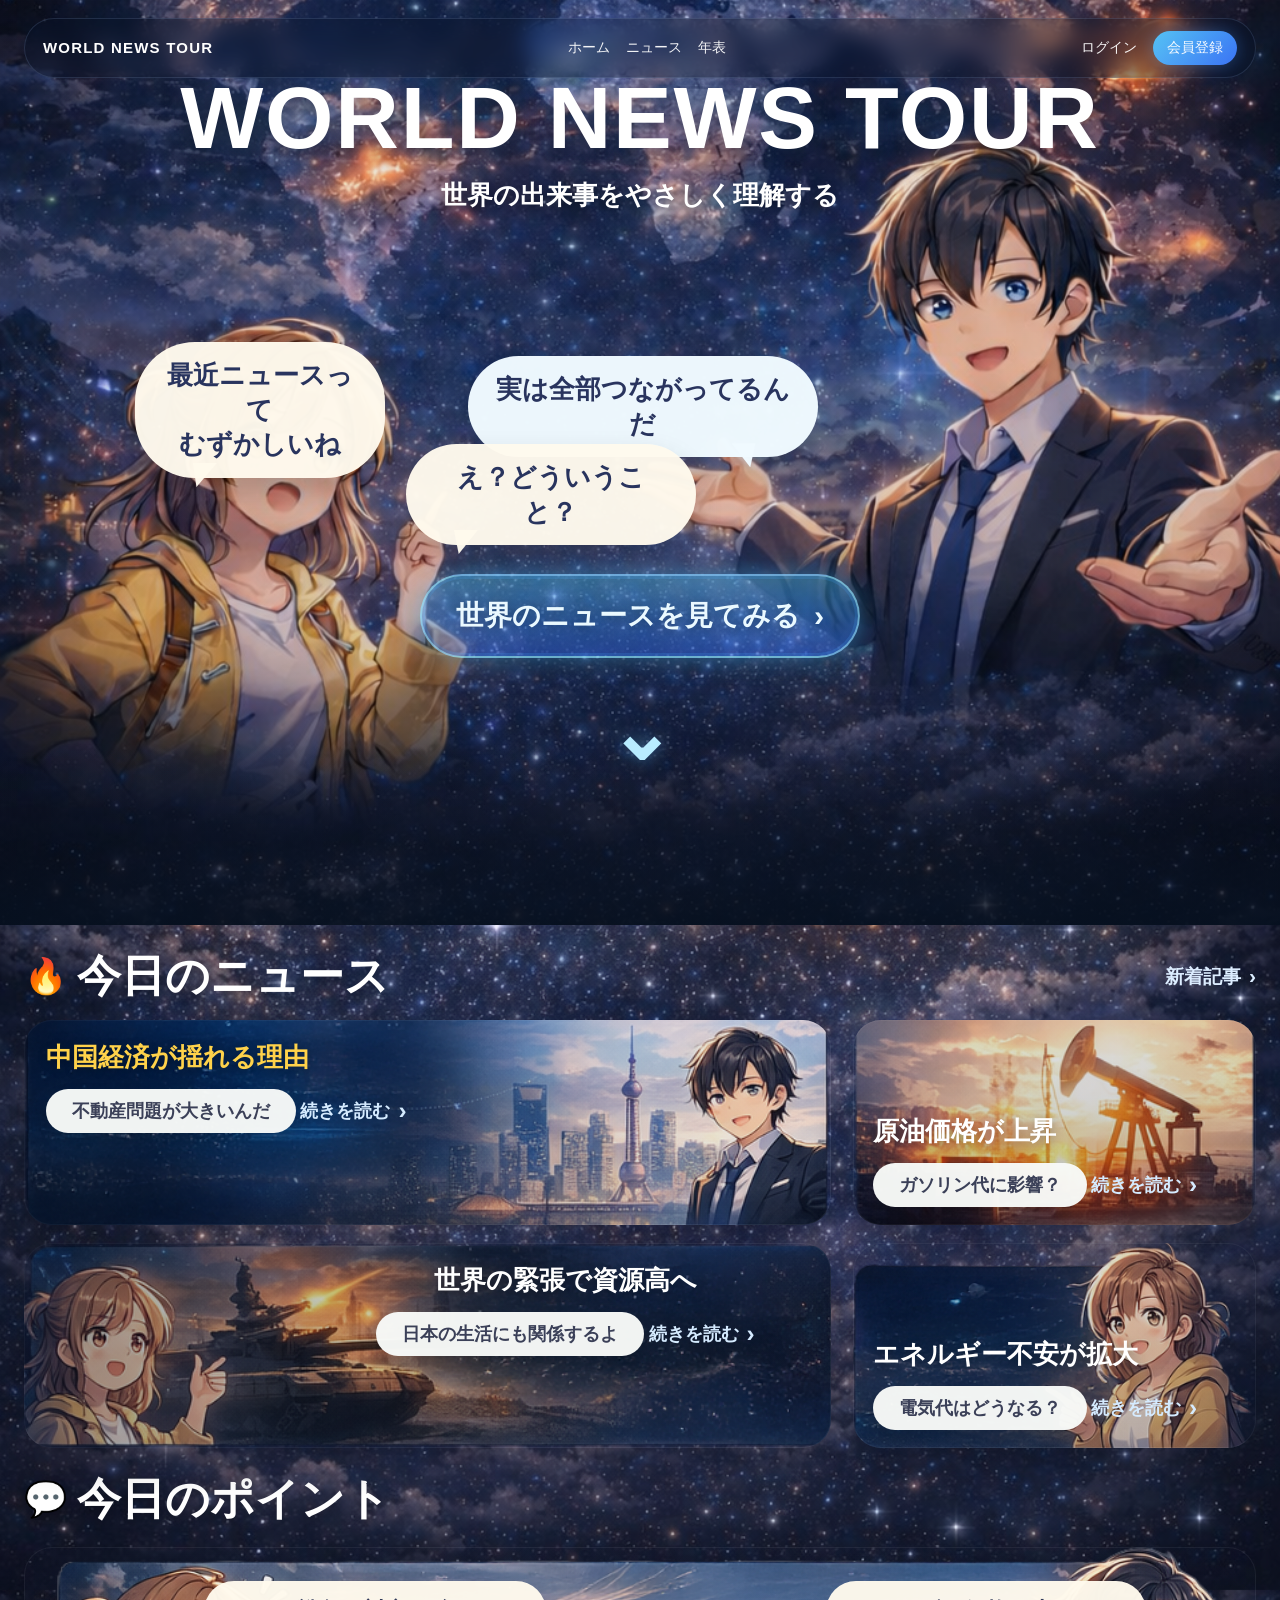
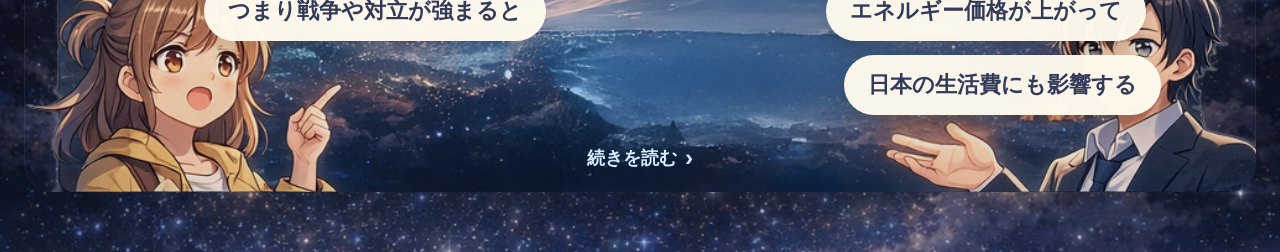
<file: index.html>
<!DOCTYPE html>
<html lang="ja">
<head>
  <meta charset="UTF-8" />
  <meta name="viewport" content="width=device-width, initial-scale=1.0" />
  <title>WORLD NEWS TOUR</title>
  <meta name="description" content="世界の出来事をやさしく理解するニュース解説サイト" />

  <!--
    CSSファイルを読み込みます
    ?v= はキャッシュ対策です
    更新後に反映されない時はこの文字を変えてください
  -->
  <link rel="stylesheet" href="style.css?v=20260322d" />
</head>
<body>
  <!--
    ページ全体の背景
    hero-bottom.png を全体に敷いて、
    ヒーローの下と自然につながるようにします
  -->
  <div class="page-bg">
    <!-- ========================================
         ヘッダー
    ======================================== -->
    <header class="site-header">
      <div class="header-inner container">
        <div class="header-left">
          <a href="index.html" class="site-logo">WORLD NEWS TOUR</a>
        </div>

        <nav class="main-nav" aria-label="メインナビゲーション">
          <a href="index.html">ホーム</a>
          <a href="news.html">ニュース</a>
          <a href="history.html">年表</a>
        </nav>

        <div class="header-right">
          <a href="login.html" class="login-link">ログイン</a>
          <a href="login.html" class="register-link">会員登録</a>
        </div>
      </div>
    </header>

    <main>
      <!-- ========================================
           ヒーロー
           ・トップ画像は img で表示
           ・切れないようにする
      ======================================== -->
      <section class="hero">
        <!--
          トップ画像
          ・background ではなく img を使う
          ・これでキャラが切れにくくなる
        -->
        <img
          src="./images/hero-top.png"
          alt="世界地図とキャラクターのヒーロー画像"
          class="hero-image"
        />

        <!--
          文字を見やすくするための薄い暗幕
        -->
        <div class="hero-overlay"></div>

        <!--
          下の背景へ自然につなぐためのグラデーション
          ・hero-bottom.png と切れ目が目立たないようにする
        -->
        <div class="hero-fade"></div>

        <!--
          ヒーロー上に載せる文字やボタン
        -->
        <div class="hero-content container">
          <div class="hero-copy">
            <h1 class="hero-title">WORLD NEWS TOUR</h1>
            <p class="hero-subtitle">世界の出来事をやさしく理解する</p>
          </div>

          <!-- 吹き出し -->
          <div class="speech speech-left">最近ニュースって<br>むずかしいね</div>
          <div class="speech speech-top">実は全部つながってるんだ</div>
          <div class="speech speech-center">え？どういうこと？</div>

          <!-- メインボタン -->
          <a href="news.html" class="hero-button">世界のニュースを見てみる</a>

          <!-- 下向き矢印 -->
          <div class="hero-arrow" aria-hidden="true">⌄</div>
        </div>
      </section>

      <!-- ========================================
           今日のニュース
      ======================================== -->
      <section class="today-news section-block">
        <div class="container news-wrap">
          <div class="section-head section-head-row">
            <h2 class="section-title"><span class="section-icon fire">🔥</span>今日のニュース</h2>
            <a href="news.html" class="section-more">新着記事</a>
          </div>

          <div class="news-grid">
            <!-- 左上 -->
            <article class="news-card news-card-main news-card-main-top">
              <div class="news-card-overlay news-card-overlay-dark"></div>
              <div class="news-card-text news-card-text-left">
                <h3 class="news-title news-title-yellow">中国経済が揺れる理由</h3>
                <p class="news-bubble news-bubble-small">不動産問題が大きいんだ</p>
                <a href="article.html" class="read-link">続きを読む <span>›</span></a>
              </div>
            </article>

            <!-- 右上 -->
            <article class="news-card news-card-side news-card-side-top">
              <div class="news-card-overlay news-card-overlay-soft"></div>
              <div class="news-card-text news-card-text-bottom-left">
                <h3 class="news-title">原油価格が上昇</h3>
                <p class="news-bubble news-bubble-small">ガソリン代に影響？</p>
                <a href="article.html" class="read-link">続きを読む <span>›</span></a>
              </div>
            </article>

            <!-- 左下 -->
            <article class="news-card news-card-main news-card-main-bottom">
              <div class="news-card-overlay news-card-overlay-dark"></div>
              <div class="news-card-text news-card-text-center-right">
                <h3 class="news-title">世界の緊張で資源高へ</h3>
                <p class="news-bubble news-bubble-small">日本の生活にも関係するよ</p>
                <a href="article.html" class="read-link">続きを読む <span>›</span></a>
              </div>
            </article>

            <!-- 右下 -->
            <article class="news-card news-card-side news-card-side-bottom">
              <div class="news-card-overlay news-card-overlay-soft"></div>
              <div class="news-card-text news-card-text-bottom-left">
                <h3 class="news-title">エネルギー不安が拡大</h3>
                <p class="news-bubble news-bubble-small">電気代はどうなる？</p>
                <a href="article.html" class="read-link">続きを読む <span>›</span></a>
              </div>
            </article>
          </div>
        </div>
      </section>

      <!-- ========================================
           今日のポイント
      ======================================== -->
      <section class="today-point section-block section-block-last">
        <div class="container">
          <div class="section-head">
            <h2 class="section-title"><span class="section-icon talk">💬</span>今日のポイント</h2>
          </div>

          <div class="point-card">
            <div class="point-bg"></div>
            <div class="point-overlay"></div>

            <div class="point-bubble point-bubble-left">つまり戦争や対立が強まると</div>
            <div class="point-bubble point-bubble-top-right">エネルギー価格が上がって</div>
            <div class="point-bubble point-bubble-bottom-right">日本の生活費にも影響する</div>

            <a href="article.html" class="point-link">続きを読む <span>›</span></a>
          </div>
        </div>
      </section>
    </main>
  </div>
</body>
</html>
</file>
<file: style.css>
/* ========================================
   リセット
======================================== */
*,
*::before,
*::after {
  box-sizing: border-box;
}

html {
  scroll-behavior: smooth;
}

body,
h1,
h2,
h3,
p,
ul,
ol,
li {
  margin: 0;
  padding: 0;
}

img {
  display: block;
  max-width: 100%;
}

a {
  color: inherit;
  text-decoration: none;
}

/* ========================================
   body 全体
======================================== */
body {
  min-height: 100vh;
  font-family: "Hiragino Sans", "Yu Gothic", "Meiryo", sans-serif;
  color: #ffffff;
  background-color: #06101f;
}

/* ========================================
   ページ全体背景
   ・下背景を全体に敷く
======================================== */
.page-bg {
  min-height: 100vh;
  background-image: url("./images/hero-bottom.png");
  background-repeat: repeat-y;
  background-size: 100% auto;
  background-position: center top;
  position: relative;
}

/* ========================================
   共通横幅
======================================== */
.container {
  width: min(100% - 48px, 1300px);
  margin: 0 auto;
}

.section-block {
  padding-top: 22px;
}

.section-block-last {
  padding-bottom: 60px;
}

/* ========================================
   ヘッダー
======================================== */
.site-header {
  position: absolute;
  top: 0;
  left: 0;
  width: 100%;
  z-index: 30;
  padding: 18px 0;
}

.header-inner {
  display: flex;
  align-items: center;
  justify-content: space-between;
  gap: 20px;
  padding: 12px 18px;
  border-radius: 999px;
  background: rgba(6, 16, 37, 0.34);
  border: 1px solid rgba(167, 206, 255, 0.14);
  backdrop-filter: blur(10px);
}

.site-logo {
  font-size: 15px;
  font-weight: 800;
  letter-spacing: 0.08em;
}

.main-nav,
.header-right {
  display: flex;
  align-items: center;
  gap: 16px;
}

.main-nav a,
.login-link,
.register-link {
  font-size: 14px;
  color: rgba(255, 255, 255, 0.94);
}

.register-link {
  padding: 8px 14px;
  border-radius: 999px;
  background: linear-gradient(135deg, rgba(82, 201, 255, 0.95), rgba(62, 120, 255, 0.95));
  box-shadow: 0 0 18px rgba(59, 145, 255, 0.35);
}

/* ========================================
   ヒーロー
   ・img方式で表示
   ・高さ固定をやめて自然に見せる
======================================== */
.hero {
  position: relative;
  overflow: hidden;
  width: 100%;
}

/*
  hero-top.png を img で表示
  ・幅100%で表示
  ・高さは自動で比率維持
  ・キャラが切れにくい
*/
.hero-image {
  display: block;
  width: 100%;
  height: auto;
  max-width: none;
}

/*
  薄い暗幕
  ・タイトルや吹き出しを見やすくする
*/
.hero-overlay {
  position: absolute;
  inset: 0;
  background:
    linear-gradient(
      180deg,
      rgba(0, 0, 0, 0.06) 0%,
      rgba(3, 9, 22, 0.08) 40%,
      rgba(5, 11, 27, 0.16) 75%,
      rgba(5, 11, 27, 0.24) 100%
    );
  pointer-events: none;
  z-index: 2;
}

/*
  下の背景へつなぐレイヤー
  ・下に向かって徐々に page-bg に溶け込ませる
  ・切れ目が見えにくくなる
*/
.hero-fade {
  position: absolute;
  left: 0;
  right: 0;
  bottom: 0;
  height: 180px;
  background:
    linear-gradient(
      180deg,
      rgba(6, 16, 31, 0) 0%,
      rgba(6, 16, 31, 0.18) 30%,
      rgba(6, 16, 31, 0.55) 68%,
      rgba(6, 16, 31, 0.9) 100%
    );
  pointer-events: none;
  z-index: 3;
}

/*
  上に載せる文字エリア
  ・画像の上に絶対配置
*/
.hero-content {
  position: absolute;
  inset: 0;
  z-index: 4;
}

/* ========================================
   ヒーロータイトル
======================================== */
.hero-copy {
  position: absolute;
  top: 8%;
  left: 50%;
  transform: translateX(-50%);
  width: 100%;
  text-align: center;
}

.hero-title {
  font-size: clamp(54px, 7vw, 88px);
  line-height: 1;
  font-weight: 900;
  letter-spacing: 0.02em;
  color: #ffffff;
  text-shadow:
    0 6px 18px rgba(0, 0, 0, 0.45),
    0 0 18px rgba(118, 170, 255, 0.20);
}

.hero-subtitle {
  margin-top: 18px;
  font-size: clamp(19px, 2vw, 33px);
  line-height: 1.2;
  font-weight: 800;
  color: #ffffff;
  text-shadow: 0 4px 12px rgba(0, 0, 0, 0.42);
}

/* ========================================
   吹き出し
   ・位置は%で置いて横幅変化に少し強くする
======================================== */
.speech {
  position: absolute;
  z-index: 5;
  display: inline-flex;
  align-items: center;
  justify-content: center;
  min-height: 72px;
  padding: 16px 28px;
  background: rgba(255, 250, 238, 0.97);
  color: #29345e;
  border-radius: 999px;
  font-size: clamp(17px, 2vw, 27px);
  line-height: 1.35;
  font-weight: 800;
  text-align: center;
  box-shadow: 0 14px 28px rgba(0, 0, 0, 0.18);
}

.speech::after {
  content: "";
  position: absolute;
  width: 24px;
  height: 24px;
  background: rgba(255, 250, 238, 0.97);
}

.speech-left {
  top: 37%;
  left: 9%;
  width: 250px;
  min-height: 112px;
  border-radius: 60px;
}

.speech-left::after {
  bottom: -9px;
  left: 58px;
  clip-path: polygon(0 0, 100% 0, 15% 100%);
}

.speech-top {
  top: 38.5%;
  left: 36%;
  width: 350px;
  min-height: 82px;
  background: rgba(240, 250, 255, 0.98);
}

.speech-top::after {
  bottom: -10px;
  right: 62px;
  background: rgba(240, 250, 255, 0.98);
  clip-path: polygon(0 0, 100% 0, 78% 100%);
}

.speech-center {
  top: 48%;
  left: 31%;
  width: 290px;
  min-height: 76px;
}

.speech-center::after {
  bottom: -9px;
  left: 48px;
  clip-path: polygon(0 0, 100% 0, 20% 100%);
}

/* ========================================
   メインボタン
======================================== */
.hero-button {
  position: absolute;
  left: 50%;
  top: 62%;
  transform: translateX(-50%);
  z-index: 6;
  display: inline-flex;
  align-items: center;
  justify-content: center;
  min-width: 360px;
  min-height: 84px;
  padding: 0 34px;
  border-radius: 999px;
  font-size: clamp(24px, 2.2vw, 36px);
  font-weight: 800;
  color: #eaf9ff;
  background: linear-gradient(180deg, rgba(84, 214, 255, 0.35), rgba(53, 112, 255, 0.42));
  border: 2px solid rgba(154, 232, 255, 0.58);
  box-shadow:
    0 0 0 3px rgba(70, 166, 255, 0.18) inset,
    0 0 26px rgba(80, 195, 255, 0.45),
    0 10px 28px rgba(0, 0, 0, 0.18);
  text-shadow: 0 2px 8px rgba(0, 0, 0, 0.22);
}

.hero-button::after {
  content: "›";
  margin-left: 14px;
  font-size: 1.08em;
}

.hero-arrow {
  position: absolute;
  left: 50%;
  top: 75%;
  transform: translateX(-50%);
  z-index: 6;
  font-size: 78px;
  line-height: 1;
  font-weight: 700;
  color: #b8ecff;
  text-shadow: 0 0 18px rgba(102, 197, 255, 0.48);
}

/* ========================================
   セクション共通見出し
======================================== */
.section-head {
  display: flex;
  align-items: center;
  justify-content: space-between;
  margin-bottom: 18px;
}

.section-head-row {
  margin-bottom: 14px;
}

.section-title {
  display: flex;
  align-items: center;
  gap: 10px;
  font-size: clamp(28px, 3.4vw, 48px);
  font-weight: 900;
  color: #ffffff;
  text-shadow: 0 3px 10px rgba(0, 0, 0, 0.28);
}

.section-icon {
  display: inline-block;
  font-size: 0.8em;
}

.section-more {
  font-size: clamp(16px, 1.5vw, 24px);
  font-weight: 700;
  color: #dcedff;
}

.section-more::after {
  content: "›";
  margin-left: 8px;
  font-size: 1.1em;
}

/* ========================================
   今日のニュース
======================================== */
.news-wrap {
  margin-top: 0;
}

.news-grid {
  display: grid;
  grid-template-columns: 2fr 1fr;
  gap: 18px 22px;
}

.news-card-main-top {
  grid-column: 1;
  grid-row: 1;
}

.news-card-main-bottom {
  grid-column: 1;
  grid-row: 2;
}

.news-card-side-top {
  grid-column: 2;
  grid-row: 1;
}

.news-card-side-bottom {
  grid-column: 2;
  grid-row: 2;
}

.news-card {
  position: relative;
  overflow: hidden;
  border-radius: 28px;
  background-repeat: no-repeat;
  background-size: cover;
  background-position: center;
  box-shadow:
    0 16px 36px rgba(0, 0, 0, 0.24),
    0 0 0 1px rgba(255, 255, 255, 0.06) inset;
}

.news-card-main {
  min-height: 205px;
}

.news-card-side {
  min-height: 205px;
}

.news-card-main-top {
  background-image: url("./images/news-card-main-1.png");
}

.news-card-side-top {
  background-image: url("./images/news-card-sub-1.png");
}

.news-card-side-bottom {
  background-image: url("./images/news-card-sub-2.png");
}

.news-card-main-bottom {
  background-image: url("./images/news-card-sub-3.png");
}

.news-card-overlay {
  position: absolute;
  inset: 0;
}

.news-card-overlay-dark {
  background: linear-gradient(
    90deg,
    rgba(6, 15, 36, 0.40) 0%,
    rgba(6, 15, 36, 0.16) 56%,
    rgba(6, 15, 36, 0.05) 100%
  );
}

.news-card-overlay-soft {
  background: linear-gradient(
    180deg,
    rgba(6, 15, 36, 0.12) 0%,
    rgba(6, 15, 36, 0.25) 100%
  );
}

.news-card-text {
  position: absolute;
  z-index: 3;
}

.news-card-text-left {
  top: 22px;
  left: 22px;
  right: 22px;
}

.news-card-text-bottom-left {
  left: 20px;
  right: 20px;
  bottom: 18px;
}

.news-card-text-center-right {
  top: 22px;
  right: 24px;
  left: 300px;
  text-align: center;
}

.news-title {
  font-size: clamp(22px, 2vw, 36px);
  line-height: 1.2;
  font-weight: 900;
  color: #ffffff;
  text-shadow: 0 2px 10px rgba(0, 0, 0, 0.26);
}

.news-title-yellow {
  color: #ffd24a;
}

.news-bubble {
  display: inline-flex;
  align-items: center;
  justify-content: center;
  margin-top: 16px;
  padding: 10px 26px;
  background: rgba(248, 250, 248, 0.97);
  color: #3b4058;
  border-radius: 999px;
  font-weight: 800;
  box-shadow: 0 10px 18px rgba(0, 0, 0, 0.14);
}

.news-bubble-small {
  font-size: clamp(18px, 1.4vw, 24px);
}

.read-link {
  display: inline-flex;
  align-items: center;
  margin-top: 18px;
  font-size: clamp(18px, 1.4vw, 24px);
  font-weight: 700;
  color: #d5ebff;
}

.read-link span {
  display: inline-block;
  margin-left: 8px;
  font-size: 1.35em;
  line-height: 1;
}

/* ========================================
   今日のポイント
======================================== */
.point-card {
  position: relative;
  min-height: 245px;
  overflow: hidden;
  border-radius: 28px;
  box-shadow:
    0 18px 36px rgba(0, 0, 0, 0.24),
    0 0 0 1px rgba(255, 255, 255, 0.06) inset;
}

.point-bg {
  position: absolute;
  inset: 0;
  background-image: url("./images/point-card-1.png");
  background-repeat: no-repeat;
  background-size: cover;
  background-position: center;
}

.point-overlay {
  position: absolute;
  inset: 0;
  background: linear-gradient(
    180deg,
    rgba(7, 16, 38, 0.04) 0%,
    rgba(7, 16, 38, 0.10) 100%
  );
}

.point-bubble {
  position: absolute;
  z-index: 3;
  display: inline-flex;
  align-items: center;
  justify-content: center;
  min-height: 60px;
  padding: 10px 24px;
  background: rgba(255, 250, 238, 0.97);
  color: #313a58;
  border-radius: 999px;
  font-size: clamp(20px, 1.7vw, 30px);
  line-height: 1.25;
  font-weight: 800;
  box-shadow: 0 10px 20px rgba(0, 0, 0, 0.14);
}

.point-bubble-left {
  top: 34px;
  left: 180px;
}

.point-bubble-top-right {
  top: 34px;
  right: 110px;
}

.point-bubble-bottom-right {
  top: 108px;
  right: 95px;
}

.point-link {
  position: absolute;
  left: 50%;
  bottom: 20px;
  transform: translateX(-50%);
  z-index: 3;
  display: inline-flex;
  align-items: center;
  font-size: clamp(18px, 1.4vw, 24px);
  font-weight: 700;
  color: #d8ecff;
}

.point-link span {
  margin-left: 8px;
  font-size: 1.35em;
}

/* ========================================
   タブレット調整
======================================== */
@media (max-width: 1100px) {
  .news-card-text-center-right {
    left: 180px;
  }

  .speech-top {
    left: 50%;
    transform: translateX(-50%);
  }

  .speech-center {
    left: 50%;
    transform: translateX(-50%);
  }
}

/* ========================================
   スマホ調整
======================================== */
@media (max-width: 900px) {
  .container {
    width: min(100% - 24px, 1300px);
  }

  .header-inner {
    flex-wrap: wrap;
    justify-content: center;
  }

  .hero-copy {
    top: 10%;
  }

  .hero-title {
    font-size: clamp(34px, 9vw, 54px);
  }

  .hero-subtitle {
    margin-top: 10px;
    font-size: clamp(16px, 4vw, 24px);
  }

  .speech {
    transform: scale(0.78);
  }

  .speech-left {
    top: 30%;
    left: 0;
    transform-origin: top left;
  }

  .speech-top {
    top: 33%;
    left: 50%;
    transform: translateX(-50%) scale(0.78);
    transform-origin: top center;
  }

  .speech-center {
    top: 42%;
    left: 50%;
    transform: translateX(-50%) scale(0.78);
    transform-origin: top center;
  }

  .hero-button {
    min-width: 250px;
    min-height: 64px;
    padding: 0 24px;
    font-size: 20px;
    top: 60%;
  }

  .hero-arrow {
    font-size: 56px;
    top: 72%;
  }

  .hero-fade {
    height: 110px;
  }

  .news-grid {
    grid-template-columns: 1fr;
  }

  .news-card-main-top,
  .news-card-main-bottom,
  .news-card-side-top,
  .news-card-side-bottom {
    grid-column: auto;
    grid-row: auto;
  }

  .news-card-main,
  .news-card-side {
    min-height: 220px;
  }

  .news-card-text-center-right {
    left: 120px;
  }

  .point-bubble-left,
  .point-bubble-top-right,
  .point-bubble-bottom-right {
    position: static;
    display: block;
    width: fit-content;
    margin: 16px auto 0;
  }

  .point-card {
    padding: 20px 16px 56px;
  }

  .point-link {
    bottom: 14px;
  }
}
</file>
